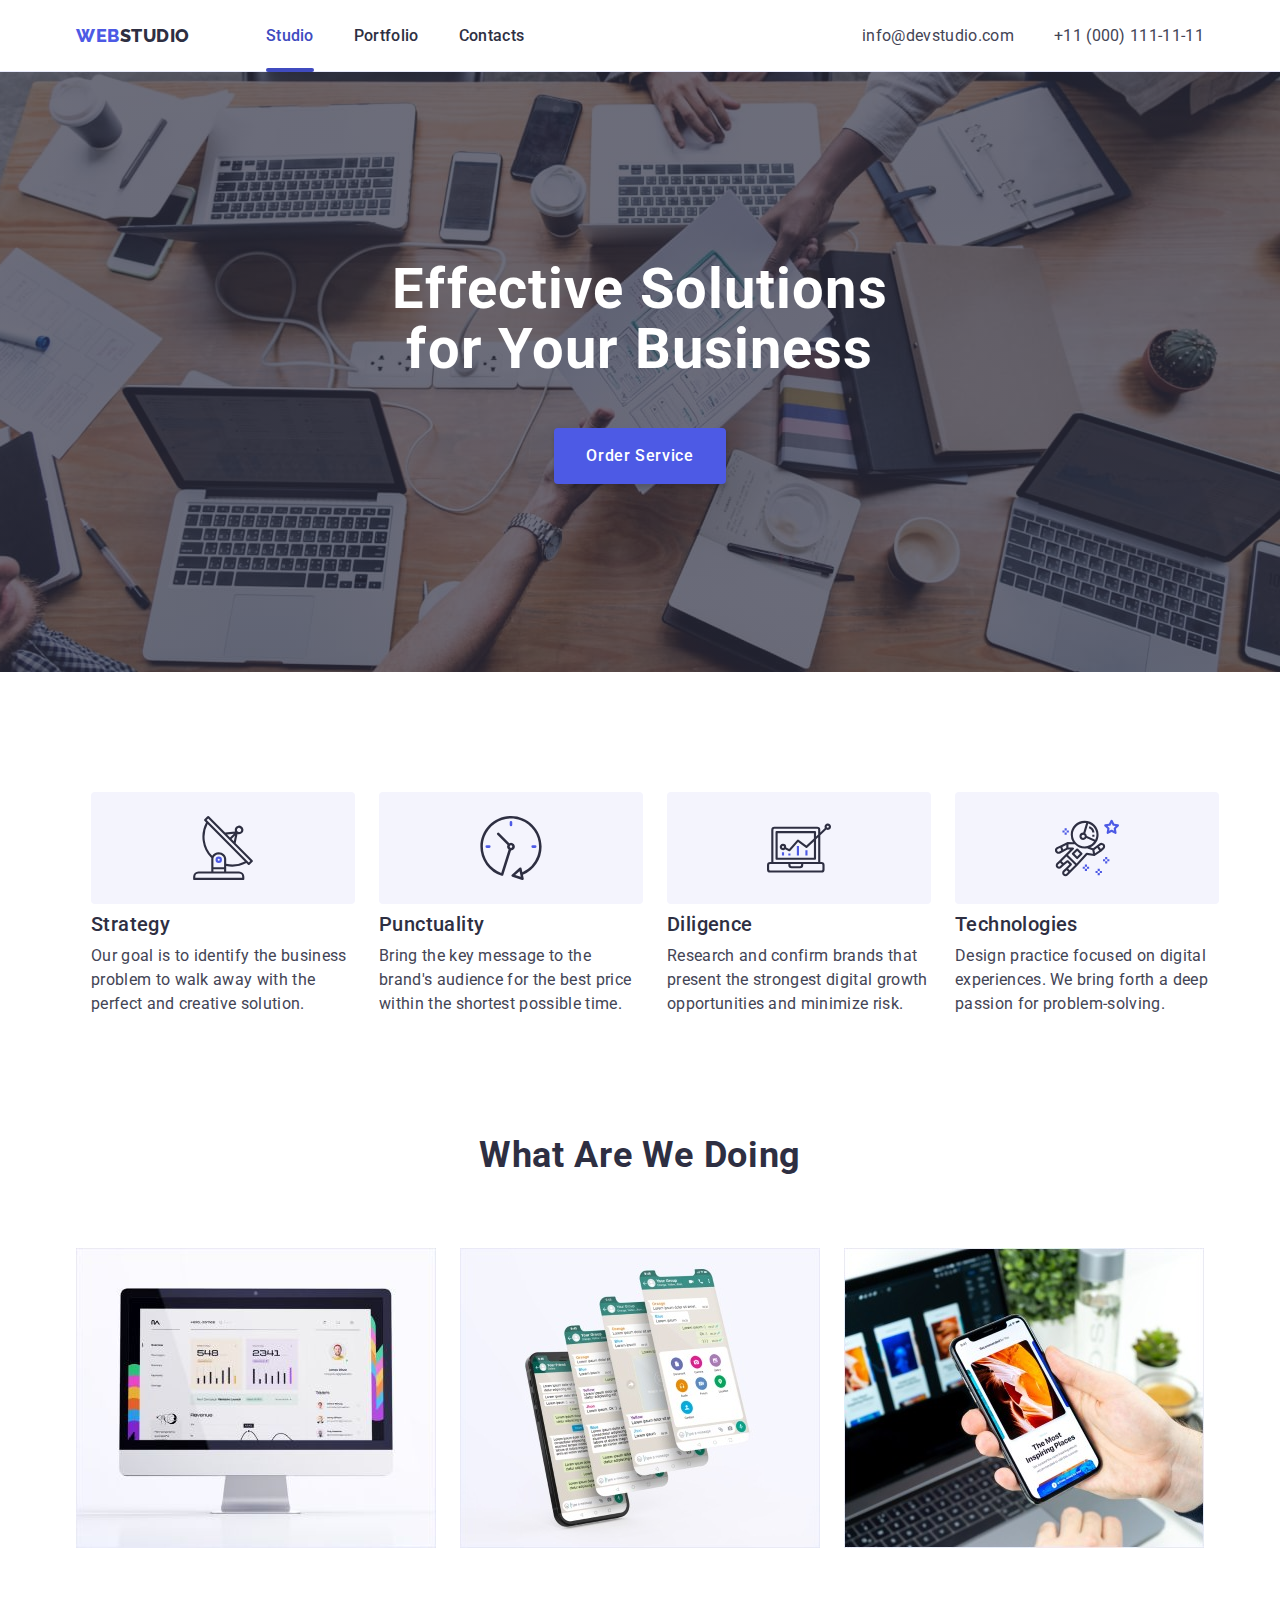
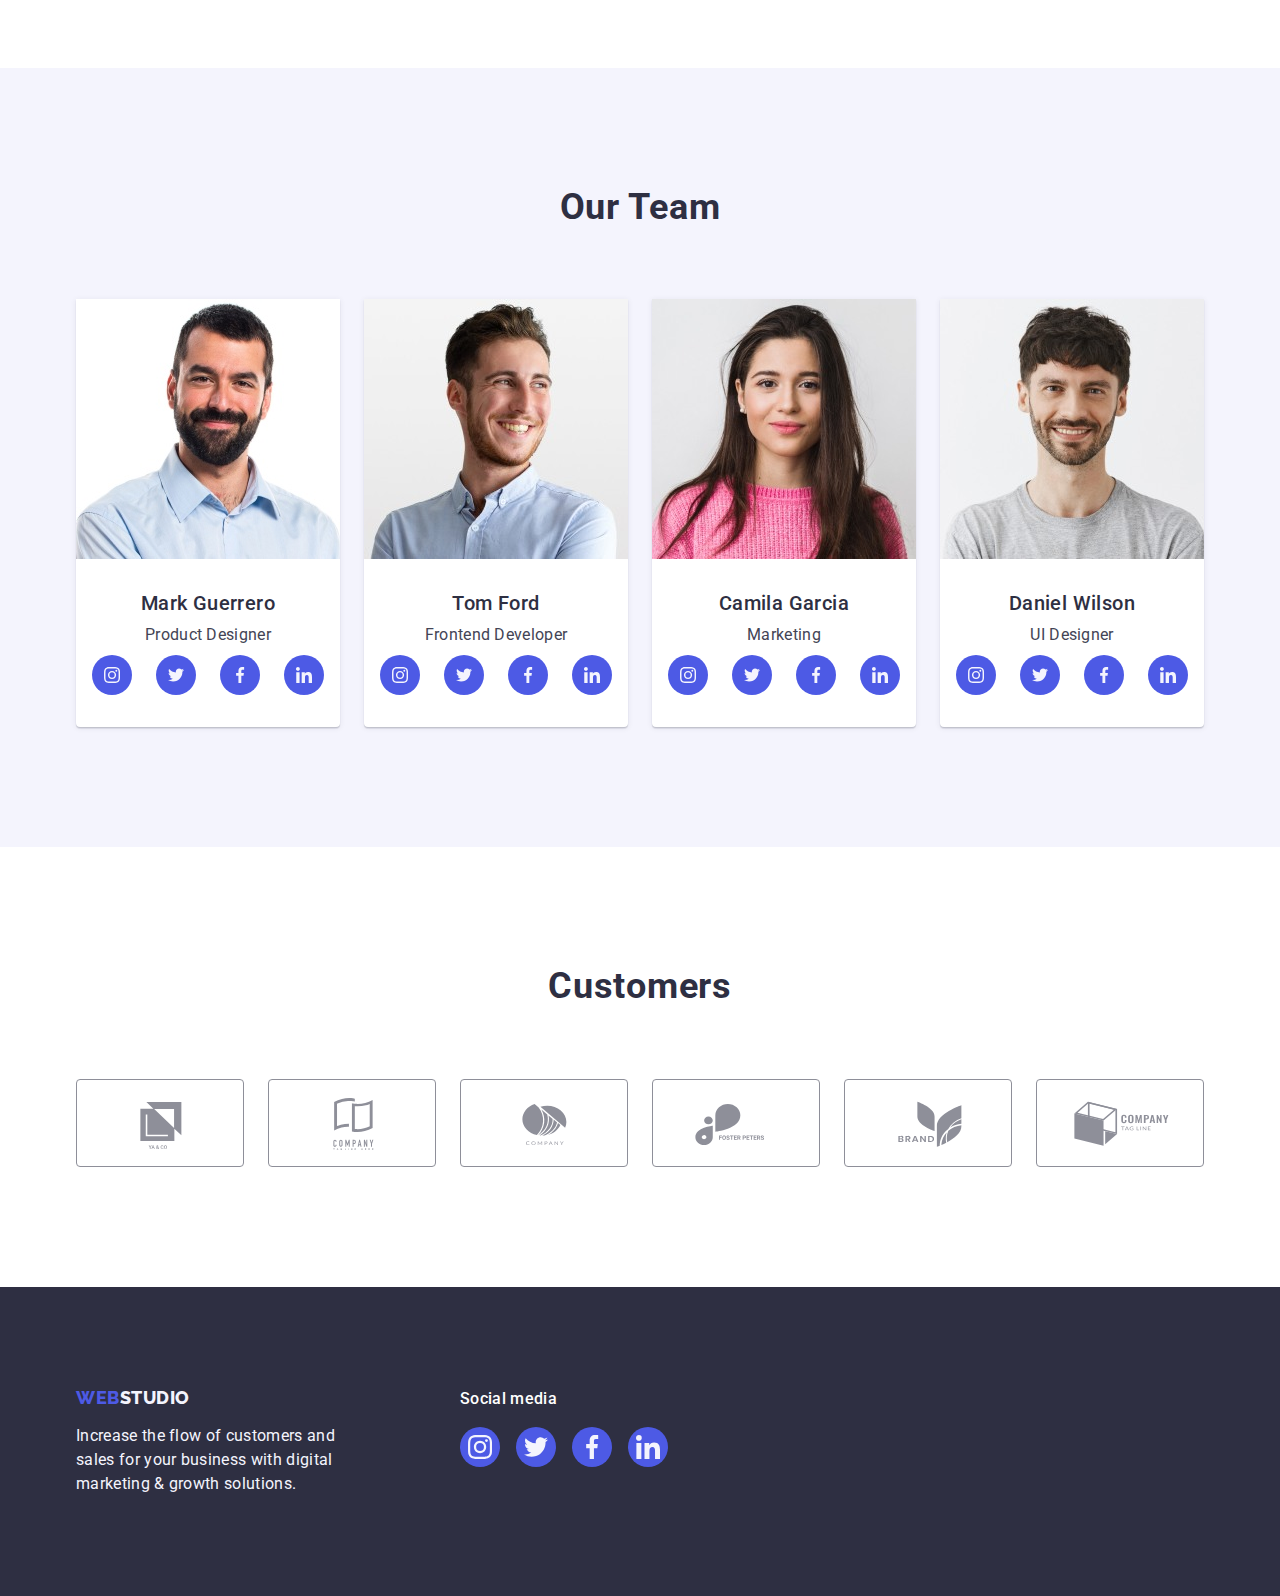
<file: index.html>
<!DOCTYPE html>
<html lang="en">
  <head>
    <meta charset="UTF-8" />
    <meta name="viewport" content="width=device-width, initial-scale=1.0" />

    <title>WebStudio</title>

    <link rel="preconnect" href="https://fonts.googleapis.com" />
    <link rel="preconnect" href="https://fonts.gstatic.com" crossorigin />
    <link
      href="https://fonts.googleapis.com/css2?family=Raleway:wght@800&family=Roboto:wght@400;500;700;900&display=swap"
      rel="stylesheet"
    />

    <link
      rel="stylesheet"
      href="https://cdnjs.cloudflare.com/ajax/libs/modern-normalize/1.1.0/modern-normalize.min.css"
    />

    <link rel="stylesheet" href="./css/styles.css" />
  </head>

  <body>
    <!-- HEADER -->

    <header class="page-header">
      <!-- navigation links -->

      <div class="mein-nav container">
        <nav class="menu">
          <a class="logo link logo-header" href="./index.html"> Web<span class="logo-text">Studio</span> </a>

          <ul class="menu list">
            <li class="menu-item">
              <a class="menu-link link active" href="./index.html">Studio</a>
            </li>
            <li class="menu-item">
              <a class="menu-link link" href="./portfolio.html">Portfolio</a>
            </li>
            <li class="menu-item">
              <a class="menu-link link" href="">Contacts</a>
            </li>
          </ul>
        </nav>

        <!-- ADDRESS -->

        <address class="address">
          <ul class="address-items list">
            <li class="address-item">
              <a class="address-contacts link" href="mailto:info@devstudio.com">info@devstudio.com</a>
            </li>

            <li class="address-item">
              <a class="address-contacts link" href="tel:+110001111111">+11 (000) 111-11-11</a>
            </li>
          </ul>
        </address>
      </div>
    </header>

    <main>
      <!-- HERO -->

      <section class="hero overlay">
        <div class="hero-wrapper">
          <h1 class="hero-title">Effective Solutions for Your Business</h1>
          <button class="modal-btn" type="button" data-modal-open>Order Service</button>
        </div>
      </section>

      <!--FEATURES -->

      <section class="features">
        <div class="container">
          <h2 class="visually-hidden">Working principle of "WEBSTUDIO" company</h2>

          <ul class="features-list list container">
            <li class="item">
              <div class="features-icons">
                <svg class="social-icons" width="64" height="64">
                  <use href="./images/icons.svg#antenna"></use>
                </svg>
              </div>

              <h3 class="subtitle">Strategy</h3>
              <p class="text-content">
                Our goal is to identify the business problem to walk away with the perfect and creative solution.
              </p>
            </li>

            <li class="item">
              <div class="features-icons">
                <svg class="social-icons" width="64" height="64">
                  <use href="./images/icons.svg#clock"></use>
                </svg>
              </div>

              <h3 class="subtitle">Punctuality</h3>
              <p class="text-content">
                Bring the key message to the brand's audience for the best price within the shortest possible time.
              </p>
            </li>

            <li class="item">
              <div class="features-icons">
                <svg class="social-icons" width="64" height="64">
                  <use href="./images/icons.svg#diagram"></use>
                </svg>
              </div>

              <h3 class="subtitle">Diligence</h3>
              <p class="text-content">
                Research and confirm brands that present the strongest digital growth opportunities and minimize risk.
              </p>
            </li>

            <li class="item">
              <div class="features-icons">
                <svg class="social-icons" width="64" height="64">
                  <use href="./images/icons.svg#astronaut"></use>
                </svg>
              </div>

              <h3 class="subtitle">Technologies</h3>
              <p class="text-content">
                Design practice focused on digital experiences. We bring forth a deep passion for problem-solving.
              </p>
            </li>
          </ul>
        </div>
      </section>

      <!-- WHAT ARE WE DOING  -->

      <section class="description">
        <div class="container">
          <h2 class="desc-headings">What are we doing</h2>

          <ul class="list desc-list">
            <li class="item">
              <img
                src="./images/we-doing/monitor.jpg"
                alt="Computer monitor showing statistics"
                width="360"
                height="300"
              />
            </li>

            <li class="item">
              <img
                src="./images/we-doing/applications.jpg"
                alt="Image of the phone and three screenshots of communication with customers"
                width="360"
                height="300"
              />
            </li>

            <li class="item">
              <img
                src="./images/we-doing/phone.jpg"
                alt="The phone that opens the website 'The Most Inspiring Places'"
                width="360"
                height="300"
              />
            </li>
          </ul>
        </div>
      </section>

      <!-- OUR TEAM -->

      <section class="desc section">
        <div class="container">
          <h2 class="desc-headings">Our Team</h2>

          <ul class="list team-items">
            <li class="team-item">
              <img src="./images/our-time/mark-guerrero.jpg" alt="Portrait Mark Guerrero" width="264" height="260" />

              <div class="card-team">
                <h3 class="subtitle">Mark Guerrero</h3>
                <p class="text-content">Product Designer</p>
                <ul class="socials list">
                  <li class="social-item">
                    <a
                      href=""
                      class="socials-link link"
                      target="_blank"
                      rel="noopener noreferrer"
                      aria-label="Instagram icon"
                    >
                      <svg class="social-icons" width="16" height="16">
                        <use href="./images/icons.svg#instagram"></use>
                      </svg>
                    </a>
                  </li>
                  <li class="social-item">
                    <a
                      href=""
                      class="socials-link link"
                      target="_blank"
                      rel="noopener noreferrer"
                      aria-label="Twitter icon"
                    >
                      <svg class="social-icons" width="16" height="16">
                        <use href="./images/icons.svg#twitter"></use>
                      </svg>
                    </a>
                  </li>
                  <li class="social-item">
                    <a
                      href=""
                      class="socials-link link"
                      target="_blank"
                      rel="noopener noreferrer"
                      aria-label="Facebook icon"
                    >
                      <svg class="social-icons" width="16" height="16">
                        <use href="./images/icons.svg#facebook"></use>
                      </svg>
                    </a>
                  </li>
                  <li class="social-item">
                    <a
                      href=""
                      class="socials-link link"
                      target="_blank"
                      rel="noopener noreferrer"
                      aria-label="linkedin icon"
                    >
                      <svg class="social-icons" width="16" height="16">
                        <use href="./images/icons.svg#linkedin"></use>
                      </svg>
                    </a>
                  </li>
                </ul>
              </div>
            </li>

            <li class="team-item">
              <img src="./images/our-time/tom-ford.jpg" alt="Portrait Tom Ford" width="264" height="260" />

              <div class="card-team">
                <h3 class="subtitle">Tom Ford</h3>
                <p class="text-content">Frontend Developer</p>
                <ul class="socials list">
                  <li class="social-item">
                    <a
                      href=""
                      class="socials-link link"
                      target="_blank"
                      rel="noopener noreferrer"
                      aria-label="Instagram icon"
                    >
                      <svg class="social-icons" width="16" height="16">
                        <use href="./images/icons.svg#instagram"></use>
                      </svg>
                    </a>
                  </li>
                  <li class="social-item">
                    <a
                      href=""
                      class="socials-link link"
                      target="_blank"
                      rel="noopener noreferrer"
                      aria-label="Twitter icon"
                    >
                      <svg class="social-icons" width="16" height="16">
                        <use href="./images/icons.svg#twitter"></use>
                      </svg>
                    </a>
                  </li>
                  <li class="social-item">
                    <a
                      href=""
                      class="socials-link link"
                      target="_blank"
                      rel="noopener noreferrer"
                      aria-label="Facebook icon"
                    >
                      <svg class="social-icons" width="16" height="16">
                        <use href="./images/icons.svg#facebook"></use>
                      </svg>
                    </a>
                  </li>
                  <li class="social-item">
                    <a
                      href=""
                      class="socials-link link"
                      target="_blank"
                      rel="noopener noreferrer"
                      aria-label="linkedin icon"
                    >
                      <svg class="social-icons" width="16" height="16">
                        <use href="./images/icons.svg#linkedin"></use>
                      </svg>
                    </a>
                  </li>
                </ul>
              </div>
            </li>

            <li class="team-item">
              <img src="./images/our-time/camila-garcia.jpg" alt="Portrait Camila Garcia" width="264" height="260" />

              <div class="card-team">
                <h3 class="subtitle">Camila Garcia</h3>
                <p class="text-content">Marketing</p>
                <ul class="socials list">
                  <li class="social-item">
                    <a
                      href=""
                      class="socials-link link"
                      target="_blank"
                      rel="noopener noreferrer"
                      aria-label="Instagram icon"
                    >
                      <svg class="social-icons" width="16" height="16">
                        <use href="./images/icons.svg#instagram"></use>
                      </svg>
                    </a>
                  </li>
                  <li class="social-item">
                    <a
                      href=""
                      class="socials-link link"
                      target="_blank"
                      rel="noopener noreferrer"
                      aria-label="Twitter icon"
                    >
                      <svg class="social-icons" width="16" height="16">
                        <use href="./images/icons.svg#twitter"></use>
                      </svg>
                    </a>
                  </li>
                  <li class="social-item">
                    <a
                      href=""
                      class="socials-link link"
                      target="_blank"
                      rel="noopener noreferrer"
                      aria-label="Facebook icon"
                    >
                      <svg class="social-icons" width="16" height="16">
                        <use href="./images/icons.svg#facebook"></use>
                      </svg>
                    </a>
                  </li>
                  <li class="social-item">
                    <a
                      href=""
                      class="socials-link link"
                      target="_blank"
                      rel="noopener noreferrer"
                      aria-label="linkedin icon"
                    >
                      <svg class="social-icons" width="16" height="16">
                        <use href="./images/icons.svg#linkedin"></use>
                      </svg>
                    </a>
                  </li>
                </ul>
              </div>
            </li>

            <li class="team-item">
              <img src="./images/our-time/daniel-wilson.jpg" alt="Portrait Daniel Wilson" width="264" height="260" />

              <div class="card-team">
                <h3 class="subtitle">Daniel Wilson</h3>
                <p class="text-content">UI Designer</p>
                <ul class="socials list">
                  <li class="social-item">
                    <a
                      href=""
                      class="socials-link link"
                      target="_blank"
                      rel="noopener noreferrer"
                      aria-label="Instagram icon"
                    >
                      <svg class="social-icons" width="16" height="16">
                        <use href="./images/icons.svg#instagram"></use>
                      </svg>
                    </a>
                  </li>
                  <li class="social-item">
                    <a
                      href=""
                      class="socials-link link"
                      target="_blank"
                      rel="noopener noreferrer"
                      aria-label="Twitter icon"
                    >
                      <svg class="social-icons" width="16" height="16">
                        <use href="./images/icons.svg#twitter"></use>
                      </svg>
                    </a>
                  </li>
                  <li class="social-item">
                    <a
                      href=""
                      class="socials-link link"
                      target="_blank"
                      rel="noopener noreferrer"
                      aria-label="Facebook icon"
                    >
                      <svg class="social-icons" width="16" height="16">
                        <use href="./images/icons.svg#facebook"></use>
                      </svg>
                    </a>
                  </li>
                  <li class="social-item">
                    <a
                      href=""
                      class="socials-link link"
                      target="_blank"
                      rel="noopener noreferrer"
                      aria-label="linkedin icon"
                    >
                      <svg class="social-icons" width="16" height="16">
                        <use href="./images/icons.svg#linkedin"></use>
                      </svg>
                    </a>
                  </li>
                </ul>
              </div>
            </li>
          </ul>
        </div>
      </section>
      <!-- C U S T O M E R S -->
      <section class="section">
        <div class="container-customers container">
          <h2 class="desc-headings">Customers</h2>
          <ul class="customers-list list">
            <li class="customers-item">
              <a href="" class="customers-link" target="_blank" rel="noopener noreferrer" aria-label="customer ya-co">
                <svg class="customers-icon" width="104" height="56">
                  <use href="./images/icons.svg#ya-co"></use>
                </svg>
              </a>
            </li>
            <li class="customers-item">
              <a
                href=""
                class="customers-link"
                target="_blank"
                rel="noopener noreferrer"
                aria-label="customer tagline-here"
              >
                <svg class="customers-icon" width="104" height="56">
                  <use href="./images/icons.svg#tagline-here"></use>
                </svg>
              </a>
            </li>
            <li class="customers-item">
              <a href="" class="customers-link" target="_blank" rel="noopener noreferrer" aria-label="customer company">
                <svg class="customers-icon" width="104" height="56">
                  <use href="./images/icons.svg#company"></use>
                </svg>
              </a>
            </li>
            <li class="customers-item">
              <a
                href=""
                class="customers-link"
                target="_blank"
                rel="noopener noreferrer"
                aria-label="customer forest-peters"
              >
                <svg class="customers-icon" width="104" height="56">
                  <use href="./images/icons.svg#forest-peters"></use>
                </svg>
              </a>
            </li>
            <li class="customers-item">
              <a href="" class="customers-link" target="_blank" rel="noopener noreferrer" aria-label="customer brand">
                <svg class="customers-icon" width="104" height="56">
                  <use href="./images/icons.svg#brand"></use>
                </svg>
              </a>
            </li>
            <li class="customers-item">
              <a
                href=""
                class="customers-link"
                target="_blank"
                rel="noopener noreferrer"
                aria-label="customer tag-line"
              >
                <svg class="customers-icon" width="104" height="56">
                  <use href="./images/icons.svg#tag-line"></use>
                </svg>
              </a>
            </li>
          </ul>
        </div>
      </section>
    </main>

    <!-- FOOTER -->

    <footer class="footer">
      <div class="wrapper-footer container">
        <div class="footer-desc">
          <a class="logo-footer logo link" href="./index.html"> Web<span class="logo-studio">Studio</span> </a>
          <p class="text-content copyright">
            Increase the flow of customers and sales for your business with digital marketing & growth solutions.
          </p>
        </div>

        <div class="social-footer">
          <p class="social-footer-text">Social media</p>
          <ul class="socials-footer-list list">
            <li class="social-footer-item">
              <a
                href=""
                class="socials-footer-link link"
                target="_blank"
                rel="noopener noreferrer"
                aria-label="Instagram icon"
              >
                <svg class="socials-footer-icons" width="24" height="24">
                  <use href="./images/icons.svg#instagram"></use>
                </svg>
              </a>
            </li>
            <li class="social-footer-item">
              <a
                href=""
                class="socials-footer-link link"
                target="_blank"
                rel="noopener noreferrer"
                aria-label="Twitter icon"
              >
                <svg class="socials-footer-icons" width="24" height="24">
                  <use href="./images/icons.svg#twitter"></use>
                </svg>
              </a>
            </li>
            <li class="social-footer-item">
              <a
                href=""
                class="socials-footer-link link"
                target="_blank"
                rel="noopener noreferrer"
                aria-label="Facebook icon"
              >
                <svg class="socials-footer-icons" width="24" height="24">
                  <use href="./images/icons.svg#facebook"></use>
                </svg>
              </a>
            </li>
            <li class="social-footer-item">
              <a
                href=""
                class="socials-footer-link link"
                target="_blank"
                rel="noopener noreferrer"
                aria-label="linkedin icon"
              >
                <svg class="socials-footer-icons" width="24" height="24">
                  <use href="./images/icons.svg#linkedin"></use>
                </svg>
              </a>
            </li>
          </ul>
        </div>
      </div>
    </footer>

    <!--Modal window -->
    <div class="backdrop is-hidden" data-modal>
      <div class="modal">
        <button class="modal-close-btn" type="button" data-modal-close>
          <svg class="modal-close-icon" width="8" height="8">
            <use href="./images/icons.svg#close-icon"></use>
          </svg>
        </button>
      </div>
    </div>

    <script src="./js/modal.js"></script>
  </body>
</html>
</file>
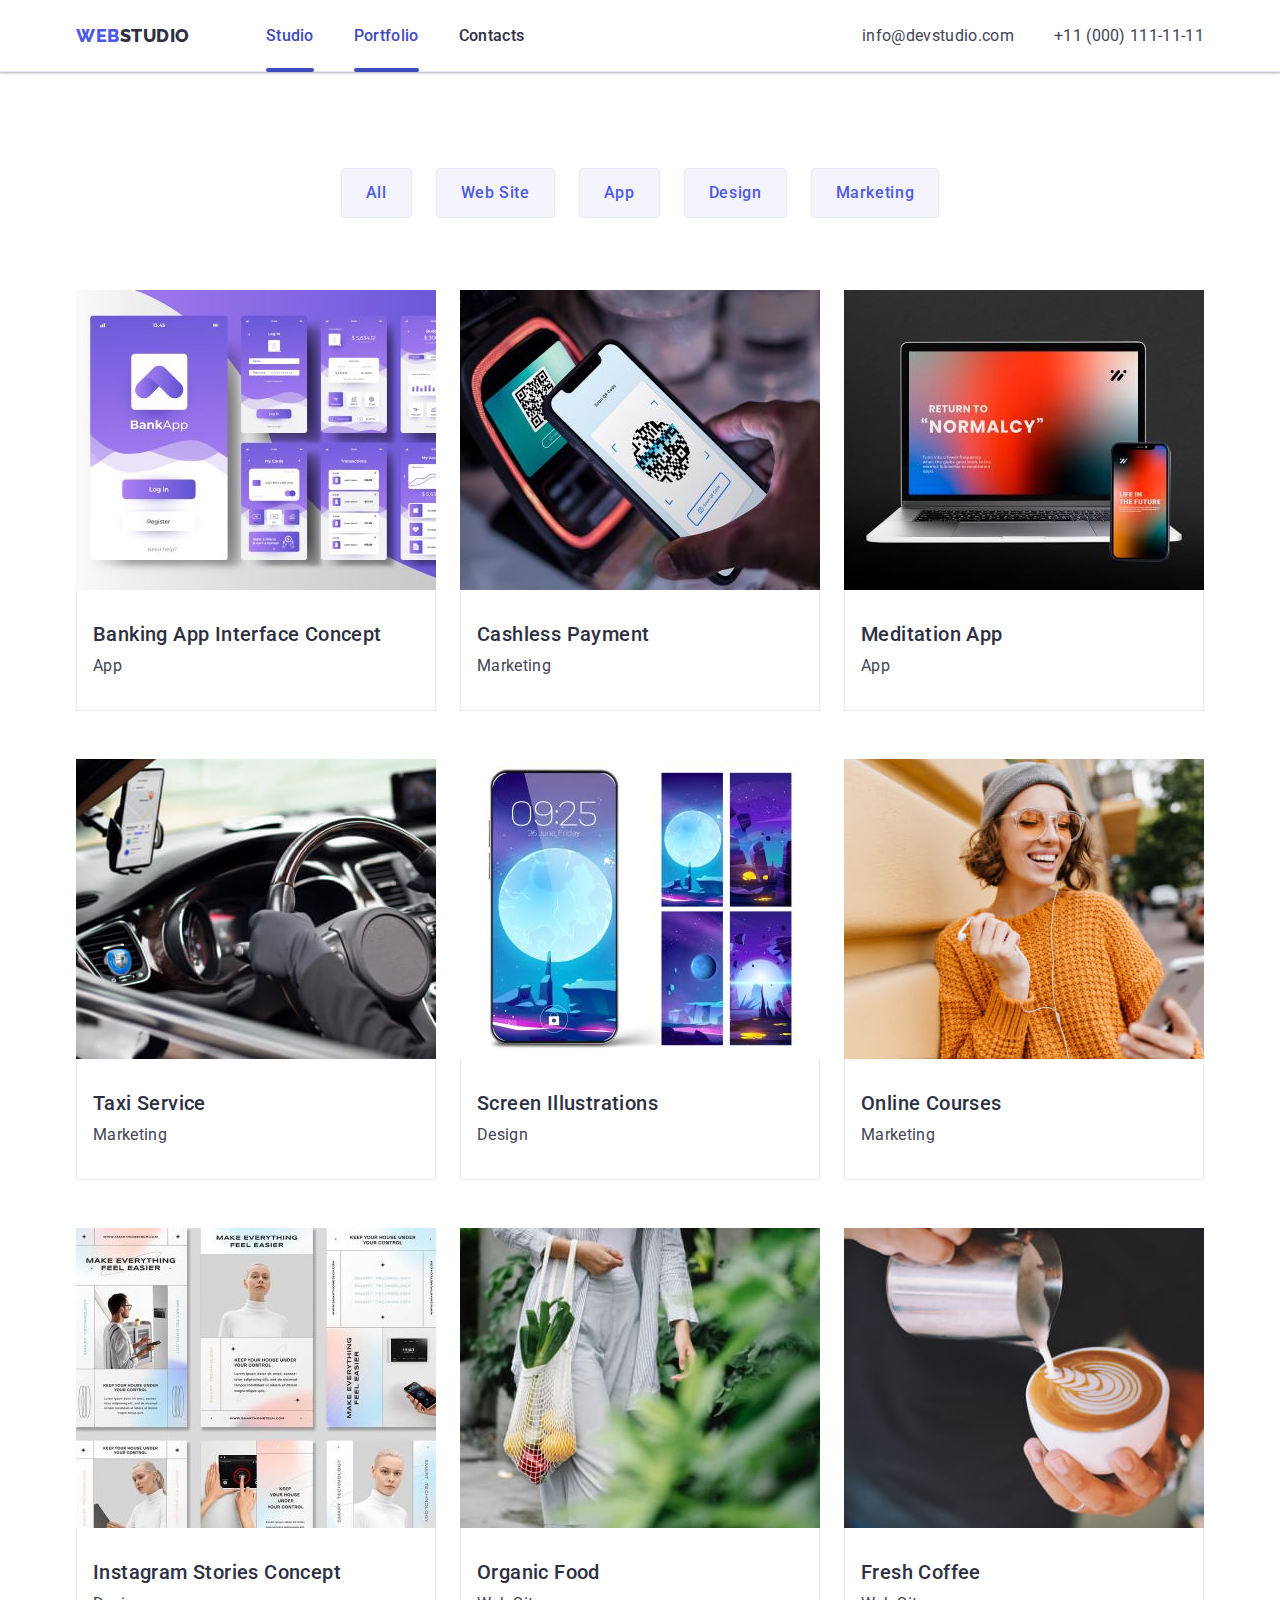
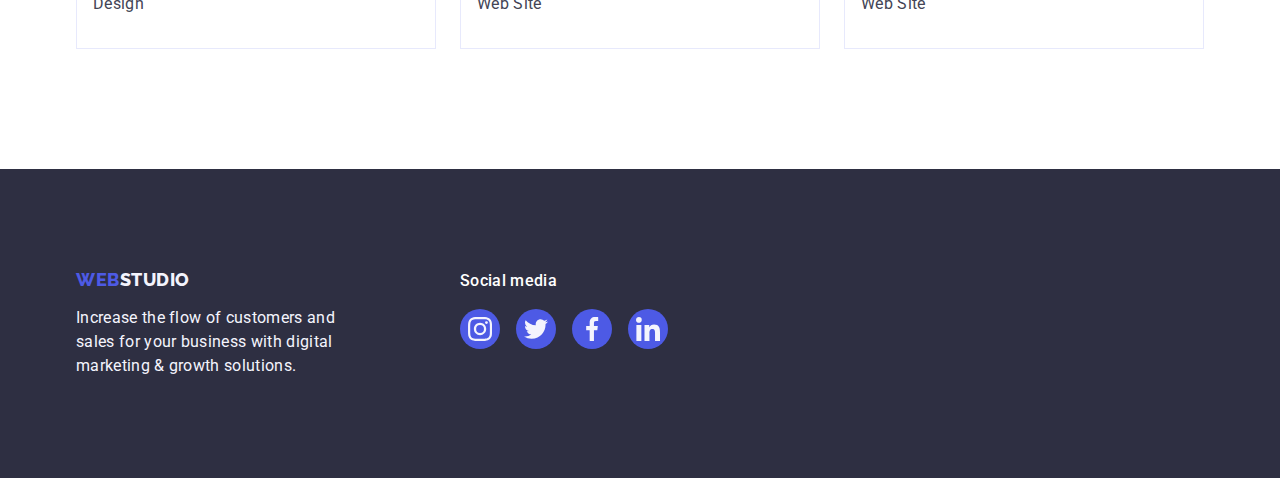
<file: portfolio.html>
<!DOCTYPE html>
<html lang="en">
  <head>
    <meta charset="UTF-8" />
    <meta name="viewport" content="width=device-width, initial-scale=1.0" />
    <title>WebStudio</title>
    <link rel="preconnect" href="https://fonts.googleapis.com" />
    <link rel="preconnect" href="https://fonts.gstatic.com" crossorigin />
    <link
      href="https://fonts.googleapis.com/css2?family=Raleway:wght@800&family=Roboto:wght@400;500;700;900&display=swap"
      rel="stylesheet"
    />
    <link
      rel="stylesheet"
      href="https://cdnjs.cloudflare.com/ajax/libs/modern-normalize/1.1.0/modern-normalize.min.css"
    />
    <link rel="stylesheet" href="./css/styles.css" />
  </head>

  <body>
    <!-- HEADER -->

    <header class="page-header">
      <!-- navigation links -->

      <div class="container mein-nav">
        <nav class="menu">
          <a class="logo link logo-header" href="./index.html"> Web<span class="logo-text">Studio</span> </a>

          <ul class="menu list">
            <li class="menu-item">
              <a class="menu-link link active" href="./index.html">Studio</a>
            </li>
            <li class="menu-item">
              <a class="menu-link link active" href="./portfolio.html">Portfolio</a>
            </li>
            <li class="menu-item">
              <a class="menu-link link" href="">Contacts</a>
            </li>
          </ul>
        </nav>

        <!-- ADDRESS -->

        <address class="address">
          <ul class="address-items list">
            <li class="address-item">
              <a class="address-contacts link" href="mailto:info@devstudio.com">info@devstudio.com</a>
            </li>

            <li class="address-item">
              <a class="address-contacts link" href="tel:+110001111111">+11 (000) 111-11-11</a>
            </li>
          </ul>
        </address>
      </div>
    </header>

    <!-- FILTER -->

    <main>
      <section class="portfolio">
        <div class="portfolio-filter-cont container">
          <h1 class="visually-hidden">Filter</h1>

          <ul class="filter list">
            <li class="item">
              <button class="filter-btn" type="button">All</button>
            </li>
            <li class="item">
              <button class="filter-btn" type="button">Web Site</button>
            </li>
            <li class="item">
              <button class="filter-btn" type="button">App</button>
            </li>
            <li class="item">
              <button class="filter-btn" type="button">Design</button>
            </li>
            <li class="item">
              <button class="filter-btn" type="button">Marketing</button>
            </li>
          </ul>

          <!--  PORTFOLIO -->

          <ul class="portfolio-list">
            <li class="portfolio-cont list">
              <a class="portfolio-link link" href="">
                <div class="card-thumb-portfolio">
                  <img
                    src="./images/portfolio/banking-app.jpg"
                    alt="Banking app interface concept"
                    width="360"
                    height="300"
                  />

                  <p class="overlay-text-portfolio">
                    14 Stylish and User-Friendly App Design Concepts · Task Manager App · Calorie Tracker App · Exotic
                    Fruit Ecommerce App · Cloud Storage App
                  </p>
                </div>
                <div class="card-portfolio">
                  <h2 class="subtitle">Banking App Interface Concept</h2>
                  <p class="text-content">App</p>
                </div>
              </a>
            </li>

            <li class="portfolio-cont list">
              <a class="portfolio-link link" href="">
                <div class="card-thumb-portfolio">
                  <img
                    src="./images/portfolio/cashless-paement.jpg"
                    alt="Cashless payment by smartphone"
                    width="360"
                    height="300"
                  />

                  <p class="overlay-text-portfolio">
                    14 Stylish and User-Friendly App Design Concepts · Task Manager App · Calorie Tracker App · Exotic
                    Fruit Ecommerce App · Cloud Storage App
                  </p>
                </div>

                <div class="card-portfolio">
                  <h2 class="subtitle">Cashless Payment</h2>
                  <p class="text-content">Marketing</p>
                </div>
              </a>
            </li>

            <li class="portfolio-cont list">
              <a class="portfolio-link link" href="">
                <div class="card-thumb-portfolio">
                  <img
                    src="./images/portfolio/meditation-app.jpg"
                    alt="Application for meditation on the computer and on the phone"
                    width="360"
                    height="300"
                  />

                  <p class="overlay-text-portfolio">
                    14 Stylish and User-Friendly App Design Concepts · Task Manager App · Calorie Tracker App · Exotic
                    Fruit Ecommerce App · Cloud Storage App
                  </p>
                </div>

                <div class="card-portfolio">
                  <h2 class="subtitle">Meditation App</h2>
                  <p class="text-content">App</p>
                </div>
              </a>
            </li>

            <li class="portfolio-cont list">
              <a class="portfolio-link link" href="">
                <div class="card-thumb-portfolio">
                  <img
                    src="./images/portfolio/taxi-service.jpg"
                    alt="The taxi driver uses the app"
                    width="360"
                    height="300"
                  />

                  <p class="overlay-text-portfolio">
                    14 Stylish and User-Friendly App Design Concepts · Task Manager App · Calorie Tracker App · Exotic
                    Fruit Ecommerce App · Cloud Storage App
                  </p>
                </div>

                <div class="card-portfolio">
                  <h2 class="subtitle">Taxi Service</h2>
                  <p class="text-content">Marketing</p>
                </div>
              </a>
            </li>

            <li class="portfolio-cont list">
              <a class="portfolio-link link" href="">
                <div class="card-thumb-portfolio">
                  <img
                    src="./images/portfolio/screen-illustrations.jpg"
                    alt="Fantasy wallpaper month "
                    width="360"
                    height="300"
                  />

                  <p class="overlay-text-portfolio">
                    14 Stylish and User-Friendly App Design Concepts · Task Manager App · Calorie Tracker App · Exotic
                    Fruit Ecommerce App · Cloud Storage App
                  </p>
                </div>

                <div class="card-portfolio">
                  <h2 class="subtitle">Screen Illustrations</h2>
                  <p class="text-content">Design</p>
                </div>
              </a>
            </li>

            <li class="portfolio-cont list">
              <a class="portfolio-link link" href="">
                <div class="card-thumb-portfolio">
                  <img
                    src="./images/portfolio/online-courses.jpg"
                    alt="A girl on the street smiles while talking on the phone"
                    width="360"
                    height="300"
                  />

                  <p class="overlay-text-portfolio">
                    14 Stylish and User-Friendly App Design Concepts · Task Manager App · Calorie Tracker App · Exotic
                    Fruit Ecommerce App · Cloud Storage App
                  </p>
                </div>

                <div class="card-portfolio">
                  <h2 class="subtitle">Online Courses</h2>
                  <p class="text-content">Marketing</p>
                </div>
              </a>
            </li>

            <li class="portfolio-cont list">
              <a class="portfolio-link link" href="">
                <div class="card-thumb-portfolio">
                  <img
                    src="./images/portfolio/instagram-concept.jpg"
                    alt="Gallery instagram stories"
                    width="360"
                    height="300"
                  />

                  <p class="overlay-text-portfolio">
                    14 Stylish and User-Friendly App Design Concepts · Task Manager App · Calorie Tracker App · Exotic
                    Fruit Ecommerce App · Cloud Storage App
                  </p>
                </div>

                <div class="card-portfolio">
                  <h2 class="subtitle">Instagram Stories Concept</h2>
                  <p class="text-content">Design</p>
                </div>
              </a>
            </li>

            <li class="portfolio-cont list">
              <a class="portfolio-link link" href="">
                <div class="card-thumb-portfolio">
                  <img
                    src="./images/portfolio/organic-food.jpg"
                    alt="A girl carries organic food in a mesh bag"
                    width="360"
                    height="300"
                  />

                  <p class="overlay-text-portfolio">
                    14 Stylish and User-Friendly App Design Concepts · Task Manager App · Calorie Tracker App · Exotic
                    Fruit Ecommerce App · Cloud Storage App
                  </p>
                </div>

                <div class="card-portfolio">
                  <h2 class="subtitle">Organic Food</h2>
                  <p class="text-content">Web Site</p>
                </div>
              </a>
            </li>

            <li class="portfolio-cont list">
              <a class="portfolio-link link" href="">
                <div class="card-thumb-portfolio">
                  <img
                    src="./images/portfolio/fresh-coffee.jpg"
                    alt="Barista makes a drawing with milk on coffee"
                    width="360"
                    height="300"
                  />

                  <p class="overlay-text-portfolio">
                    14 Stylish and User-Friendly App Design Concepts · Task Manager App · Calorie Tracker App · Exotic
                    Fruit Ecommerce App · Cloud Storage App
                  </p>
                </div>

                <div class="card-portfolio">
                  <h2 class="subtitle">Fresh Coffee</h2>
                  <p class="text-content">Web Site</p>
                </div>
              </a>
            </li>
          </ul>
        </div>
      </section>
    </main>

    <!-- FOOTER -->

    <footer class="footer">
      <div class="wrapper-footer container">
        <div class="footer-desc">
          <a class="logo-footer logo link" href="./index.html"> Web<span class="logo-studio">Studio</span> </a>
          <p class="text-content copyright">
            Increase the flow of customers and sales for your business with digital marketing & growth solutions.
          </p>
        </div>

        <div class="social-footer">
          <p class="social-footer-text">Social media</p>
          <ul class="socials-footer-list list">
            <li class="social-footer-item">
              <a
                href=""
                class="socials-footer-link link"
                target="_blank"
                rel="noopener noreferrer"
                aria-label="Instagram icon"
              >
                <svg class="socials-footer-icons" width="24" height="24">
                  <use href="./images/icons.svg#instagram"></use>
                </svg>
              </a>
            </li>
            <li class="social-footer-item">
              <a
                href=""
                class="socials-footer-link link"
                target="_blank"
                rel="noopener noreferrer"
                aria-label="Twitter icon"
              >
                <svg class="socials-footer-icons" width="24" height="24">
                  <use href="./images/icons.svg#twitter"></use>
                </svg>
              </a>
            </li>
            <li class="social-footer-item">
              <a
                href=""
                class="socials-footer-link link"
                target="_blank"
                rel="noopener noreferrer"
                aria-label="Facebook icon"
              >
                <svg class="socials-footer-icons" width="24" height="24">
                  <use href="./images/icons.svg#facebook"></use>
                </svg>
              </a>
            </li>
            <li class="social-footer-item">
              <a
                href=""
                class="socials-footer-link link"
                target="_blank"
                rel="noopener noreferrer"
                aria-label="linkedin icon"
              >
                <svg class="socials-footer-icons" width="24" height="24">
                  <use href="./images/icons.svg#linkedin"></use>
                </svg>
              </a>
            </li>
          </ul>
        </div>
      </div>
    </footer>
  </body>
</html>
</file>
<file: css/styles.css>
:root {
  --primary-font: "Roboto", sans-serif;
  --accent-color: #404bbf;
  --accent-text: #ffffff;
}

body {
  font-family: var(--primary-font);
  font-weight: 500;
  color: #434455;
  background-color: #ffffff;
}

/*==========RESET========== */
h1,
h2,
h3,
h4,
p {
  margin: 0;
}

ul {
  margin: 0;
  padding: 0;
}

img {
  display: block;

  max-width: 100%;
  height: auto;
}

.list {
  padding: 0;
  margin: 0;
  list-style: none;
}

.link {
  text-decoration: none;
}

/*==========COMPONENTS========== */

.container {
  margin-left: auto;
  margin-right: auto;
  padding-left: 15px;
  padding-right: 15px;
  width: 1158px;
}

.section {
  padding-top: 120px;
  padding-bottom: 120px;
}

.text-content {
  font-weight: 400;
  font-size: 16px;
  line-height: 1.5;
  letter-spacing: 0.02em;
  color: #434455;
}
.subtitle {
  margin-bottom: 8px;

  font-weight: inherit;
  font-size: 20px;
  line-height: 1.2;
  letter-spacing: 0.02em;
  color: #2e2f42;
}
/* headings */

.visually-hidden {
  position: absolute;
  width: 1px;
  height: 1px;
  margin: -1px;
  border: 0;
  padding: 0;

  white-space: nowrap;
  clip-path: inset(100%);
  clip: rect(0 0 0 0);
  overflow: hidden;
}

.desc-headings {
  margin-bottom: 72px;

  font-weight: 700;
  font-size: 36px;
  line-height: 1.1;
  text-align: center;
  letter-spacing: 0.02em;
  text-transform: capitalize;
  color: #2e2f42;
}

/*==========/COMPONENTS========== */

/*==========HEADER========== */

.page-header {
  z-index: 1;
  background-color: #ffffff;
  border-bottom: 1px solid #e7e9fc;
  box-shadow: 0px 2px 1px rgba(46, 47, 66, 0.08), 0px 1px 1px rgba(46, 47, 66, 0.16), 0px 1px 6px rgba(46, 47, 66, 0.08);
}

/*==========navigation links ========== */

.mein-nav {
  display: flex;
}

.menu {
  display: flex;
  align-items: center;
}

.menu .menu-item:not(:last-child) {
  margin-right: 40px;
}
/*==========logo========== */
.logo {
  font-family: "Raleway", sans-serif;
  font-weight: 800;
  font-size: 18px;
  line-height: 1.17;

  align-items: center;
  letter-spacing: 0.03em;
  text-transform: uppercase;
  color: #4d5ae5;
}

.logo-header {
  margin-right: 76px;
}

.logo-text {
  color: #2e2f42;
}

.logo-footer {
  display: inline-block;
  margin-bottom: 16px;
}

.logo-studio {
  color: #f4f4fd;
}

/*==========/logo========== */

/*==========menu link========== */
.menu-link {
  transition: color 250ms cubic-bezier(0.4, 0, 0.2, 1);
  display: block;
  padding-top: 24px;
  padding-bottom: 23px;

  font-size: 16px;
  line-height: 1.5;
  letter-spacing: 0.02em;

  color: #2e2f42;
}

.menu-link:hover,
.menu-link:focus {
  color: var(--accent-color);
}

/*decoration  */

.menu-link::after {
  content: "";
  width: 100%;
  height: 4px;
  position: absolute;

  display: block;
  border-radius: 2px;
  bottom: -1px;
}

.menu-link.active::after {
  background-color: #404bbf;
}
.menu-link {
  position: relative;
}
.menu-link.active {
  color: #404bbf;
}

/*==========/menu link========== */

/*==========address========== */
.address-items {
  display: flex;
}

.address-item:not(:last-child) {
  margin-right: 40px;
}

.address {
  display: flex;
  align-items: center;

  margin-left: auto;

  font-style: normal;
}

.address-contacts {
  transition: color 250ms cubic-bezier(0.4, 0, 0.2, 1);
  padding-top: 24px;
  padding-bottom: 23px;

  font-weight: 400;
  font-size: 16px;
  line-height: 1.5;
  letter-spacing: 0.02em;
  color: currentColor;
}

.address-contacts:hover,
.address-contacts:focus {
  color: var(--accent-color);
}

/*==========/address========== */

/*==========HERO========== */

.hero {
  padding-top: 188px;
  padding-bottom: 188px;
  text-align: center;

  background-color: #2e2f42;
}

/* O v e r l a y */

.overlay {
  max-width: 1440px;
  height: 600px;
  margin-left: auto;
  margin-right: auto;
  background-image: linear-gradient(rgba(46, 47, 66, 0.7), rgba(46, 47, 66, 0.7)), url(../images/hero/hero-image.jpg);
  background-position: center;
  background-repeat: no-repeat;
  background-size: cover;
}

.hero-title {
  max-width: 496px;

  margin-left: auto;
  margin-right: auto;

  margin-bottom: 48px;

  font-weight: 700;
  font-size: 56px;
  line-height: 1.07;

  letter-spacing: 0.02em;
  color: #ffffff;
}

.modal-btn {
  transition: background-color 250ms cubic-bezier(0.4, 0, 0.2, 1);
  display: block;
  margin-right: auto;
  margin-left: auto;
  height: 56px;
  min-width: 169px;
  border: none;

  padding: 16px 32px;

  font-family: "Roboto", sans-serif;
  font-weight: 500;
  font-size: 16px;
  line-height: 1.5;
  letter-spacing: 0.04em;
  box-shadow: 0px 4px 4px rgba(0, 0, 0, 0.15);
  border-radius: 4px;

  color: var(--accent-text);

  background-color: #4d5ae5;

  cursor: pointer;
}

.modal-btn:hover,
.modal-btn:focus {
  background-color: var(--accent-color);
}

/*==========/HERO========== */

/*==========FEATURES========== */
.features {
  padding: 120px 0;
}

.features-list {
  display: flex;
  gap: 24px;
}

.features-list .item {
  flex-basis: calc((100% - 72px) / 4);
  width: 264px;
}

/* I c o n s */

.features-icons {
  display: flex;
  justify-content: center;
  align-items: center;
  background-color: #f4f4fd;
  border-radius: 4px;

  height: 112px;

  margin-bottom: 8px;
}

/*==========/FEATURES========== */

/*==========WHAT ARE WE DOING========== */

.description {
  padding-bottom: 120px;
}

.desc-list {
  display: flex;
  gap: 24px;
}

.desc-list > .item {
  flex-basis: calc((100% - 48px) / 3);
}

/*==========  OUR TEAM========== */

.desc {
  background-color: #f4f4fd;
}

.team-items {
  display: flex;
  gap: 24px;
}

.team-item {
  flex-basis: calc((100% - 72px) / 4);

  border-radius: 0px 0px 4px 4px;
  box-shadow: 0px 1px 6px rgba(46, 47, 66, 0.08), 0px 1px 1px rgba(46, 47, 66, 0.16), 0px 2px 1px rgba(46, 47, 66, 0.08);
}
.team-items .team-item {
  background: #ffffff;
}

.card-team {
  padding: 32px 0;

  text-align: center;
}

/* icons */

.socials {
  margin-top: 8px;
  display: flex;
  justify-content: center;
  align-items: center;
  gap: 24px;
}

.socials-link {
  transition: background-color 250ms cubic-bezier(0.4, 0, 0.2, 1);

  display: flex;
  justify-content: center;
  align-items: center;

  width: 40px;
  height: 40px;
  background-color: #4d5ae5;
  border-radius: 50%;
}
.social-icons {
  fill: #f4f4fd;
}

.socials-link:hover,
.socials-link:focus {
  background-color: #404bbf;
}

/*==========/OUR TEAM========== */

/*==========C U S T O M E R S ==========*/

.customers {
  padding-top: 120px;
  padding-bottom: 142px;
}

.customers-list {
  display: flex;
  justify-content: center;
  align-items: center;

  gap: 24px;
}

.customers-item {
  width: calc((100% - 120px) / 6);
  height: 88px;
}

/* I c o n s  */
.customers-link {
  transition: border-color 250ms cubic-bezier(0.4, 0, 0.2, 1), color 250ms cubic-bezier(0.4, 0, 0.2, 1);

  display: flex;
  justify-content: center;
  align-items: center;
  width: 100%;
  height: 100%;

  border: 1px solid #8e8f99;
  border-radius: 4px;

  background-color: #ffffff;
  color: #8e8f99;
}

.customers-link:hover,
.customers-link:focus {
  border-color: #404bbf;
  color: #404bbf;
}

.customers-icon {
  fill: currentColor;
}

/*==========/C U S T O M E R S ==========*/

/*==========P A G E      P O R T F O L I O ==========*/

/*==========buttons portfolio========== */

.filter {
  display: flex;
  justify-content: center;

  margin-bottom: 72px;
}

.filter .item:not(:last-child) {
  margin-right: 24px;
}

.filter .filter-btn {
  transition: color 250ms cubic-bezier(0.4, 0, 0.2, 1), background-color 250ms cubic-bezier(0.4, 0, 0.2, 1),
    border-color 250ms cubic-bezier(0.4, 0, 0.2, 1), box-shadow 250ms cubic-bezier(0.4, 0, 0.2, 1);

  padding: 12px 24px;

  font-family: "Roboto", sans-serif;
  font-weight: 500;
  font-size: 16px;
  line-height: 1.5;
  letter-spacing: 0.04em;
  border: 1px solid #e7e9fc;
  border-radius: 4px;

  cursor: pointer;

  color: #4d5ae5;
  background-color: #f4f4fd;
}

.filter-btn:active {
  color: var(--accent-text);
  background-color: var(--accent-color);
}

.filter-btn:hover,
.filter-btn:focus {
  border: 1px solid transparent;

  box-shadow: 0px 3px 1px rgba(0, 0, 0, 0.1), 0px 2px 1px rgba(0, 0, 0, 0.08), 0px 2px 2px rgba(0, 0, 0, 0.12);
  border-radius: 4px;

  color: var(--accent-text);
  background: var(--accent-color);
}
/*==========/buttons portfolio========== */

/*==========portfolio cont========== */

.portfolio {
  padding-top: 96px;
  padding-bottom: 120px;
}

.portfolio-list {
  display: flex;
  flex-wrap: wrap;

  row-gap: 48px;
  column-gap: 24px;
}

.portfolio-cont {
  flex-basis: calc((100% - 48px) / 3);
}
/* Card hover s h a d o w  */
.portfolio-link {
  display: block;
  width: 100%;
  height: 100%;
  transition: box-shadow 250ms cubic-bezier(0.4, 0, 0.2, 1);
}

.portfolio-link:hover,
.portfolio-link:focus {
  box-shadow: 0px 1px 6px rgba(46, 47, 66, 0.08), 0px 1px 1px rgba(46, 47, 66, 0.16), 0px 2px 1px rgba(46, 47, 66, 0.08);
}

.card-portfolio {
  padding: 32px 16px;

  border-left: 1px solid;
  border-right: 1px solid;
  border-bottom: 1px solid;

  border-color: #e7e9fc;
}

/* overlay portfolio card */

.card-thumb-portfolio {
  position: relative;

  overflow: hidden;
}

.overlay-text-portfolio {
  position: absolute;
  top: 0;
  left: 0;
  transform: translateY(100%);
  transition: transform 250ms cubic-bezier(0.4, 0, 0.2, 1);

  padding: 40px 32px;
  background-color: #4d5ae5;
  width: 100%;
  height: 100%;

  font-weight: 400;
  font-size: 16px;
  line-height: 1.5;
  letter-spacing: 0.02em;
  color: #f4f4fd;
}
.portfolio-link:hover .overlay-text-portfolio,
.portfolio-link:focus .overlay-text-portfolio {
  transform: translateY(0);
}

/*==========FOOTER========== */

.footer {
  padding-top: 100px;
  padding-bottom: 100px;

  background-color: #2e2f42;
}

.wrapper {
  display: flex;
}

.copyright {
  max-width: 264px;

  color: #f4f4fd;
}

.footer-desc {
  margin-right: 120px;
}

.social-footer-text {
  margin-bottom: 16px;

  font-weight: 500;
  font-size: 16px;
  line-height: 1.5;
  letter-spacing: 0.02em;

  color: #ffffff;
}

/* I c o n s */

.wrapper-footer {
  display: flex;
  align-items: baseline;
}

.socials-footer-list {
  display: flex;
  gap: 16px;
}

.socials-footer-link {
  transition: background-color 250ms cubic-bezier(0.4, 0, 0.2, 1);
  display: flex;
  justify-content: center;
  align-items: center;

  width: 40px;
  height: 40px;
  background-color: #4d5ae5;
  border-radius: 50%;
}

.socials-footer-icons {
  fill: #f4f4fd;
}

.socials-footer-link:hover,
.socials-footer-link:focus {
  background-color: #31d0aa;
}

/* M o d a l    w i n d o w */

.backdrop {
  position: fixed;
  top: 0;
  left: 0;
  width: 100%;
  height: 100%;
  z-index: 10;
  transition: opacity 250ms cubic-bezier(0.4, 0, 0.2, 1), visibility 250ms cubic-bezier(0.4, 0, 0.2, 1);

  background-color: rgba(46, 47, 66, 0.4);
}
.backdrop.is-hidden {
  opacity: 0;
  visibility: hidden;
  pointer-events: none;
}
.modal {
  position: absolute;
  top: calc(50%);
  left: calc(50%);
  transform: translate(-50%, -50%) scale(1);

  transition: transform 250ms cubic-bezier(0.4, 0, 0.2, 1);

  width: 408px;
  min-height: 576px;
  background-color: #fcfcfc;
  box-shadow: 0px 1px 1px rgba(0, 0, 0, 0.14), 0px 1px 3px rgba(0, 0, 0, 0.12), 0px 2px 1px rgba(0, 0, 0, 0.2);
  border-radius: 4px;
}
.modal-close-btn {
  position: absolute;
  right: 24px;
  top: 24px;
  transition: background-color 250ms cubic-bezier(0.4, 0, 0.2, 1), border 250ms cubic-bezier(0.4, 0, 0.2, 1);

  display: flex;
  align-items: center;
  justify-content: center;
  padding: 0;

  width: 24px;
  height: 24px;
  border-radius: 50%;
  cursor: pointer;
  background-color: #e7e9fc;
  border: 1px solid rgba(0, 0, 0, 0.1);
}
.modal-close-btn:hover,
.modal-close-btn:focus {
  background-color: #404bbf;
  border: none;
  color: #ffffff;
}
.modal-close-icon {
  fill: #2e2f42;
}
.modal-close-btn:active {
  background-color: #404bbf;
  color: #ffffff;
}
.modal-close-icon {
  transition: fill 250ms cubic-bezier(0.4, 0, 0.2, 1);
  fill: currentColor;
}
</file>
